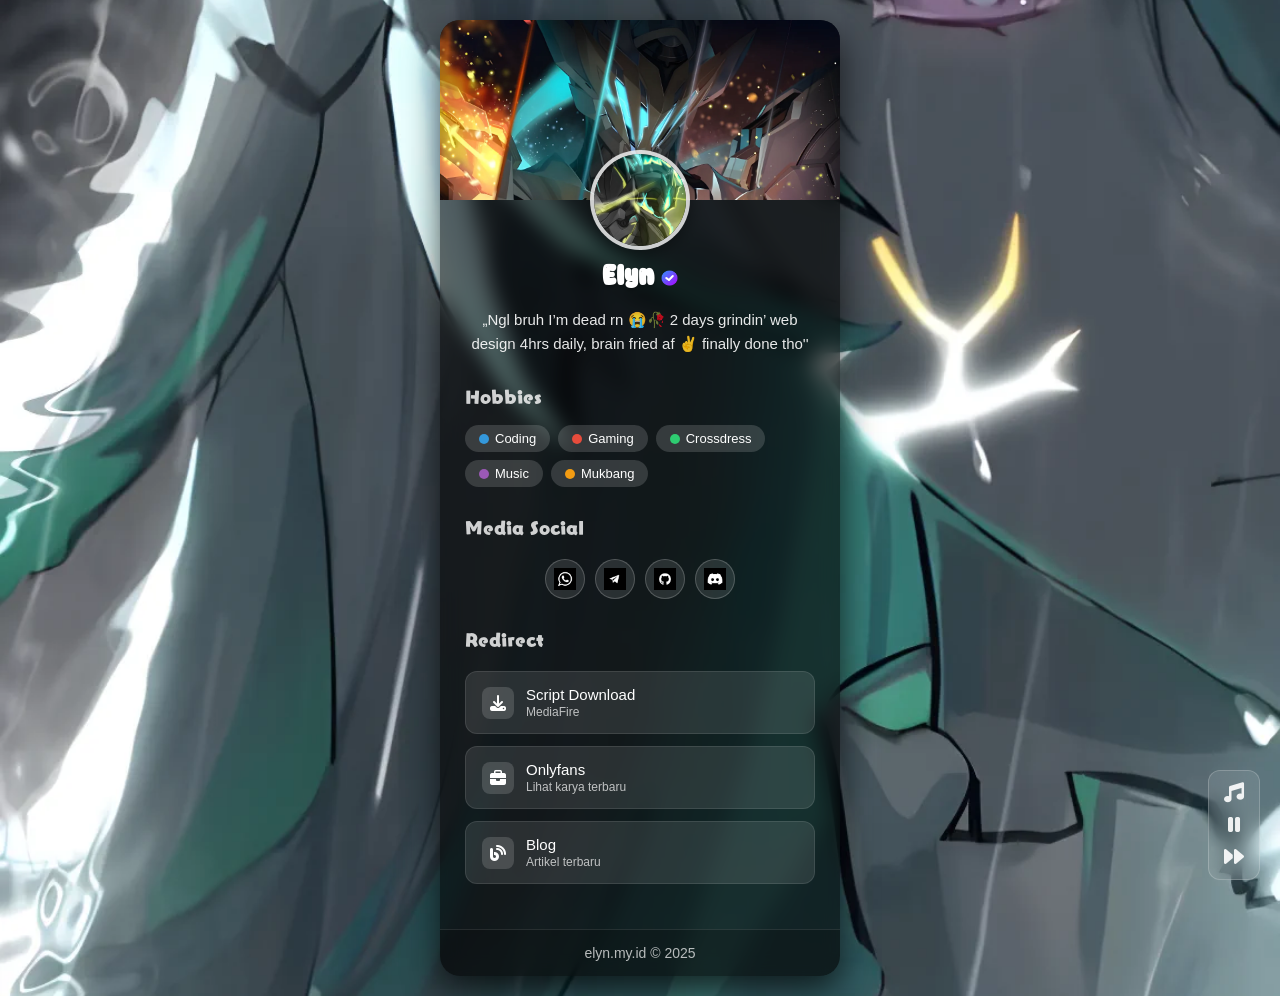
<file: index.html>
<!DOCTYPE html>
<html lang="id">
<head>
    <meta charset="UTF-8">
    <meta name="viewport" content="width=device-width, initial-scale=1.0">
    <title>VCard Portfolio</title>
    <link rel="stylesheet" href="https://cdnjs.cloudflare.com/ajax/libs/font-awesome/6.4.0/css/all.min.css">
    <link rel="stylesheet" href="./style.css">
</head>
<body>
	<div class="music-btn">
  <i class="fas fa-music" id="music-logo"></i>
  <i class="fas fa-pause" id="play-btn"></i>
  <i class="fas fa-forward" id="next-btn"></i>
</div>
    <div class="vcard-container">
<div class="background-section">
  <img src="./assets/images/banner.webp" alt="Banner" class="banner-image">
</div>
        <div class="profile-image-container">
    <img src="./assets/images/profile.webp" alt="Profile" class="profile-image">
</div>
<div class="content-section">
            <h1 class="name" id="name"></h1>
            <div class="bio" id="bio"></div>
            <div class="hobbies-section">
                <div class="hobbies-title">Hobbies</div>
                <div class="hobbies-container" id="hobbies-container"></div>
            </div>
<div class="social-section">
    <div class="social-title">Media Social</div>
    <div class="social-buttons">
        <div class="social-btn whatsapp" id="whatsapp-btn">
            <img src="./assets/images/btn-wa.webp" alt="WhatsApp">
        </div>
        <div class="social-btn telegram" id="telegram-btn">
            <img src="./assets/images/btn-tlg.webp" alt="Telegram">
        </div>
        <div class="social-btn github" id="github-btn">
            <img src="./assets/images/btn-git.webp" alt="GitHub">
        </div>
        <div class="social-btn discord" id="discord-btn">
            <img src="./assets/images/btn-dc.webp" alt="Discord">
        </div>
    </div>
</div>
            <div class="redirect-section">
                <div class="redirect-title">Redirect</div>
                <div class="redirect-buttons" id="redirect-buttons"></div>
            </div>
        </div>
        <footer>elyn.my.id © 2025</footer>
    </div>
    <audio id="audio-player"></audio>
    <script src="./mainU1RSVUNUID0gVGlrdG9rIFZlcnNpb24ud2VibQ==.js"></script>
</body>
</html>
</file>
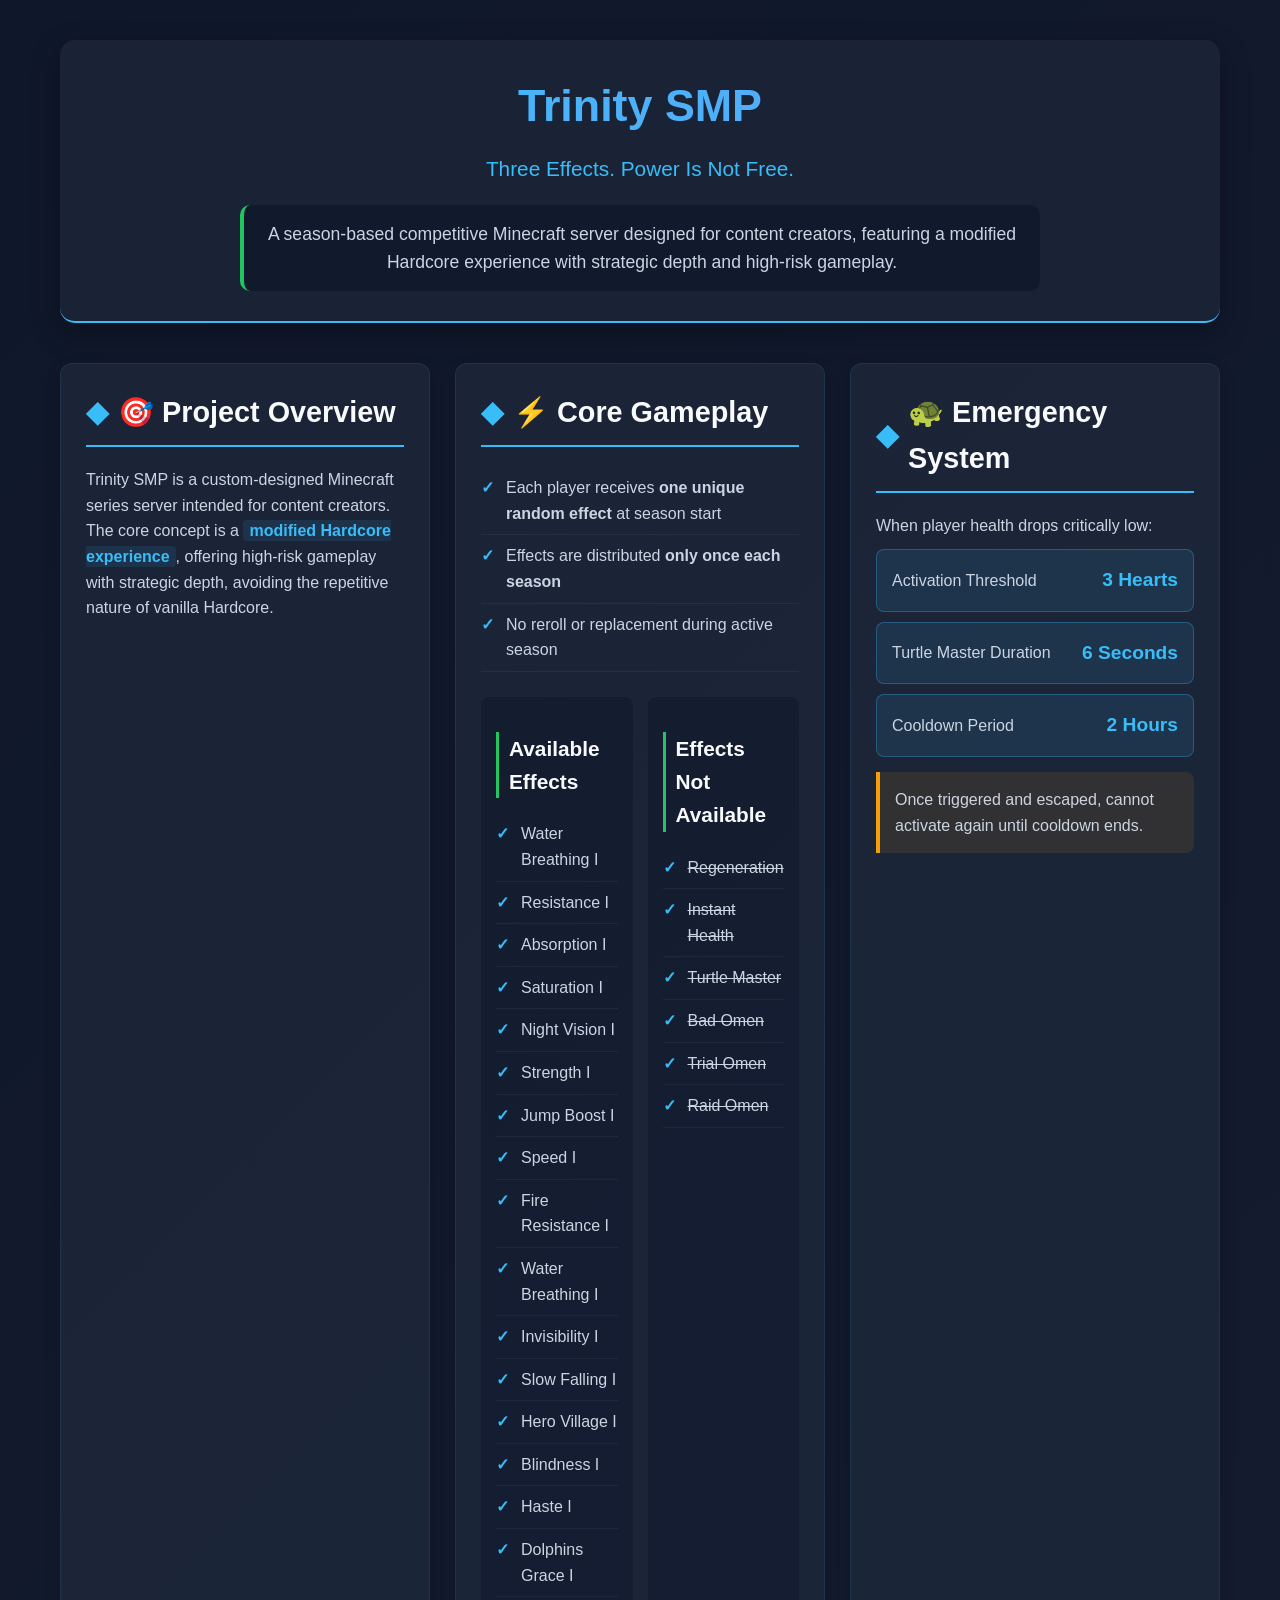
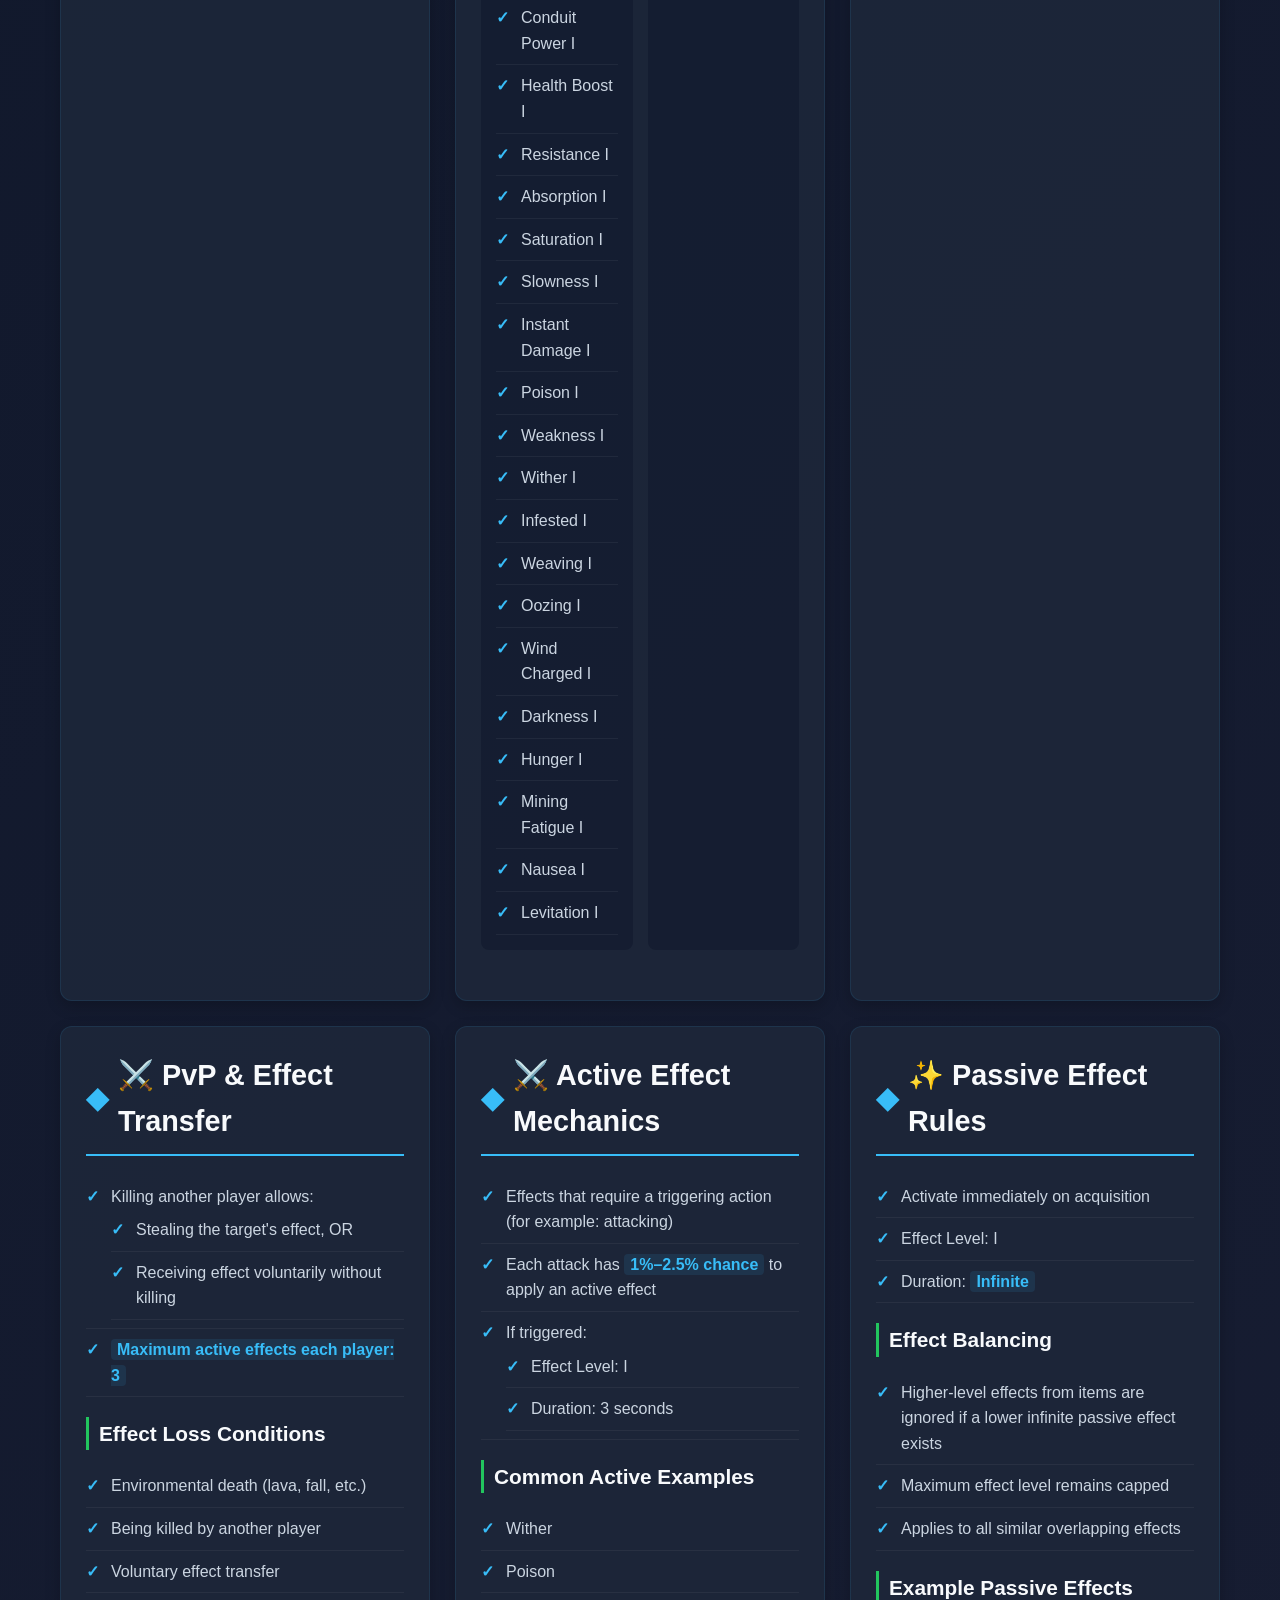
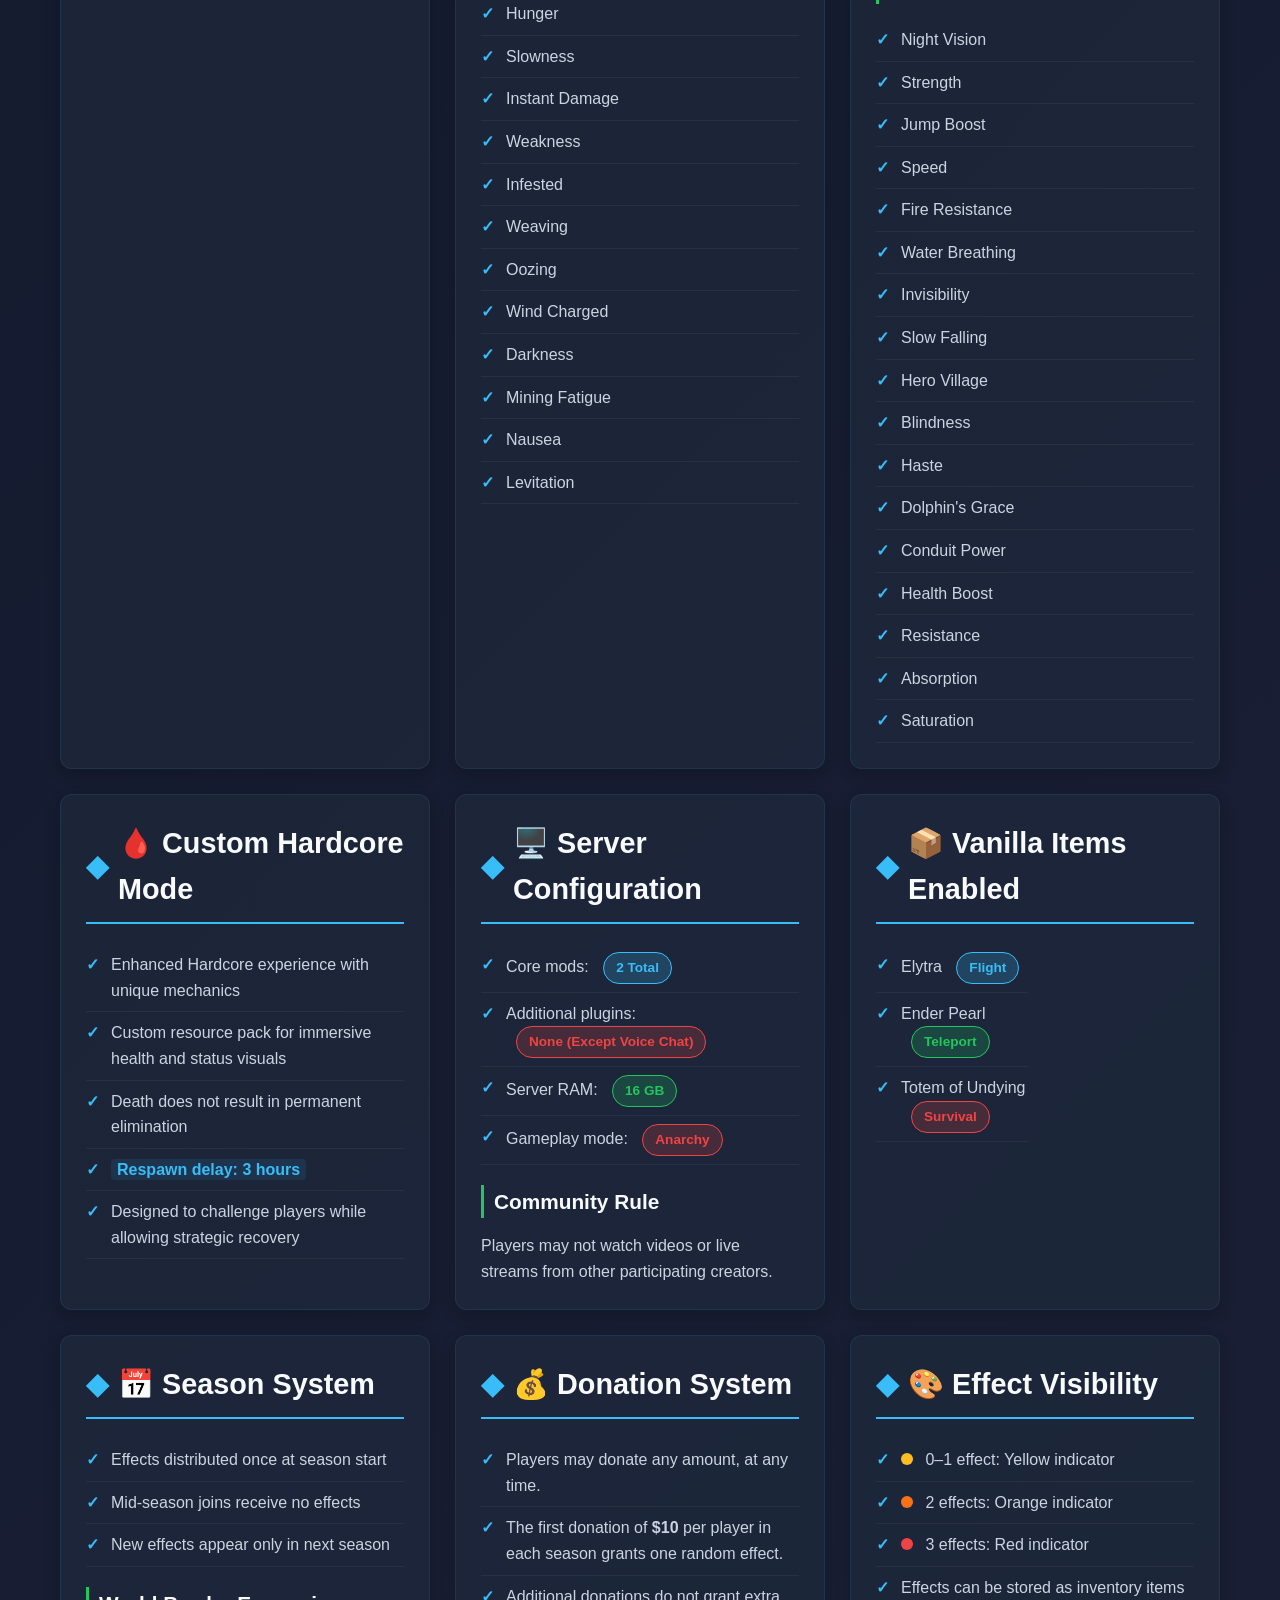
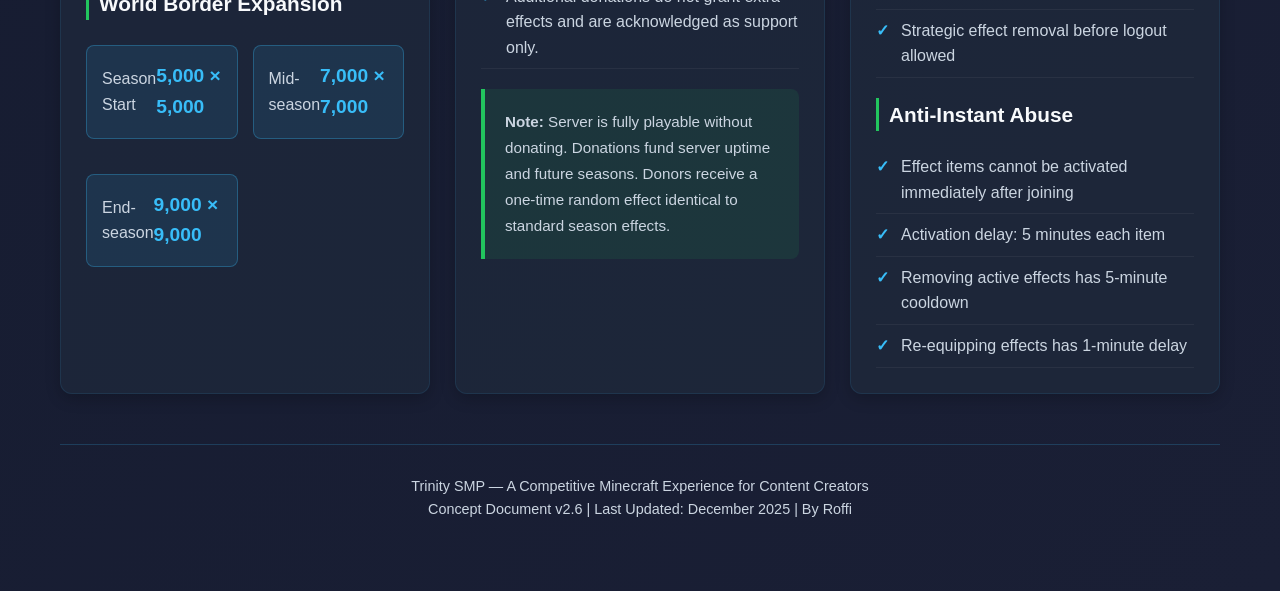
<file: u/TrinitySMP.html>
<!DOCTYPE html>
<html lang="en">
<head>
  <meta charset="UTF-8">
  <meta name="viewport" content="width=device-width, initial-scale=1.0">
  <title>Trinity SMP — Minecraft Server (Concept Overview)</title>
  <style>
    :root {
      --primary-dark: #0f172a;
      --secondary-dark: #1e293b;
      --accent-blue: #38bdf8;
      --accent-green: #22c55e;
      --text-light: #f8fafc;
      --text-muted: #cbd5e1;
      --danger-red: #ef4444;
      --warning-orange: #f59e0b;
      --success-green: #10b981;
    }

    * {
      margin: 0;
      padding: 0;
      box-sizing: border-box;
    }

    body {
      font-family: 'Segoe UI', Tahoma, Geneva, Verdana, sans-serif;
      line-height: 1.6;
      background: linear-gradient(135deg, var(--primary-dark) 0%, #1a1f35 100%);
      color: var(--text-muted);
      min-height: 100vh;
      padding: 20px;
    }

    .container {
      max-width: 1200px;
      margin: 0 auto;
      padding: 20px;
    }

    header {
      text-align: center;
      margin-bottom: 40px;
      padding-bottom: 30px;
      border-bottom: 2px solid var(--accent-blue);
      background: rgba(30, 41, 59, 0.7);
      border-radius: 15px;
      padding: 30px;
      box-shadow: 0 10px 30px rgba(0, 0, 0, 0.3);
    }

    h1 {
      color: var(--text-light);
      font-size: 2.8rem;
      margin-bottom: 10px;
      background: linear-gradient(90deg, var(--accent-blue), #60a5fa);
      -webkit-background-clip: text;
      background-clip: text;
      color: transparent;
    }

    .subtitle {
      color: var(--accent-blue);
      font-size: 1.3rem;
      font-weight: 400;
      margin-bottom: 20px;
    }

    .tagline {
      font-size: 1.1rem;
      color: var(--text-muted);
      max-width: 800px;
      margin: 0 auto;
      padding: 15px;
      background: rgba(15, 23, 42, 0.8);
      border-radius: 10px;
      border-left: 4px solid var(--accent-green);
    }

    .main-grid {
      display: grid;
      grid-template-columns: repeat(auto-fit, minmax(350px, 1fr));
      gap: 25px;
      margin-top: 30px;
    }

    .card {
      background: rgba(30, 41, 59, 0.8);
      border-radius: 12px;
      padding: 25px;
      box-shadow: 0 5px 15px rgba(0, 0, 0, 0.2);
      transition: transform 0.3s ease, box-shadow 0.3s ease;
      border: 1px solid rgba(56, 189, 248, 0.1);
    }

    .card:hover {
      transform: translateY(-5px);
      box-shadow: 0 15px 30px rgba(0, 0, 0, 0.3);
      border-color: rgba(56, 189, 248, 0.3);
    }

    h2 {
      color: var(--text-light);
      font-size: 1.8rem;
      margin-bottom: 20px;
      padding-bottom: 10px;
      border-bottom: 2px solid var(--accent-blue);
      display: flex;
      align-items: center;
      gap: 10px;
    }

    h2::before {
      content: "◆";
      color: var(--accent-blue);
    }

    h3 {
      color: var(--text-light);
      font-size: 1.3rem;
      margin: 20px 0 15px;
      padding-left: 10px;
      border-left: 3px solid var(--accent-green);
    }

    ul {
      list-style: none;
      padding-left: 0;
    }

    li {
      padding: 8px 0;
      padding-left: 25px;
      position: relative;
      border-bottom: 1px solid rgba(255, 255, 255, 0.05);
    }

    li:before {
      content: "✓";
      position: absolute;
      left: 0;
      color: var(--accent-blue);
      font-weight: bold;
    }

    .highlight {
      color: var(--accent-blue);
      font-weight: 600;
      background: rgba(56, 189, 248, 0.1);
      padding: 2px 6px;
      border-radius: 4px;
    }

    .badge {
      display: inline-block;
      padding: 4px 12px;
      border-radius: 20px;
      font-size: 0.85rem;
      font-weight: 600;
      margin-left: 10px;
    }

    .badge-blue {
      background: rgba(56, 189, 248, 0.2);
      color: var(--accent-blue);
      border: 1px solid var(--accent-blue);
    }

    .badge-green {
      background: rgba(34, 197, 94, 0.2);
      color: var(--accent-green);
      border: 1px solid var(--accent-green);
    }

    .badge-red {
      background: rgba(239, 68, 68, 0.2);
      color: var(--danger-red);
      border: 1px solid var(--danger-red);
    }

    .note {
      background: rgba(34, 197, 94, 0.1);
      border-left: 4px solid var(--accent-green);
      padding: 20px;
      margin-top: 20px;
      border-radius: 0 8px 8px 0;
      font-size: 0.95rem;
      line-height: 1.7;
    }

    .grid-2 {
      display: grid;
      grid-template-columns: 1fr 1fr;
      gap: 15px;
      margin: 15px 0;
    }

    .effect-list {
      background: rgba(15, 23, 42, 0.5);
      padding: 15px;
      border-radius: 8px;
      margin: 10px 0;
    }

    .stat-box {
      display: flex;
      justify-content: space-between;
      align-items: center;
      background: rgba(56, 189, 248, 0.1);
      padding: 15px;
      border-radius: 8px;
      margin: 10px 0;
      border: 1px solid rgba(56, 189, 248, 0.3);
    }

    .stat-label {
      color: var(--text-muted);
    }

    .stat-value {
      color: var(--accent-blue);
      font-weight: bold;
      font-size: 1.2rem;
    }

    .warning {
      background: rgba(245, 158, 11, 0.1);
      border-left: 4px solid var(--warning-orange);
      padding: 15px;
      margin: 15px 0;
      border-radius: 0 8px 8px 0;
    }

    footer {
      text-align: center;
      margin-top: 50px;
      padding: 30px;
      border-top: 1px solid rgba(56, 189, 248, 0.2);
      color: var(--text-muted);
      font-size: 0.9rem;
    }

    @media (max-width: 768px) {
      .main-grid {
        grid-template-columns: 1fr;
      }
      
      h1 {
        font-size: 2rem;
      }
      
      .grid-2 {
        grid-template-columns: 1fr;
      }
      
      .container {
        padding: 10px;
      }
    }

    .section-icon {
      font-size: 1.5rem;
      margin-right: 10px;
    }

    .color-indicator {
      display: inline-block;
      width: 12px;
      height: 12px;
      border-radius: 50%;
      margin-right: 8px;
    }

.effect-button {
  color: #0b3d91;
  text-decoration: underline;
  font-weight: 500;
  cursor: default;
}

    .yellow { background-color: #fbbf24; }
    .orange { background-color: #f97316; }
    .red { background-color: #ef4444; }
  </style>
</head>
<body>
  <div class="container">
    <header>
      <h1>Trinity SMP</h1>
      <div class="subtitle">Three Effects. Power Is Not Free.</div>
      <div class="tagline">
        A season-based competitive Minecraft server designed for content creators, 
        featuring a modified Hardcore experience with strategic depth and high-risk gameplay.
      </div>
    </header>

    <div class="main-grid">
      <div class="card">
        <h2>🎯 Project Overview</h2>
        <p>
          Trinity SMP is a custom-designed Minecraft series server intended for
          content creators. The core concept is a <span class="highlight">modified Hardcore experience</span>,
          offering high-risk gameplay with strategic depth, avoiding the repetitive nature
          of vanilla Hardcore.
        </p>
      </div>

      <div class="card">
        <h2>⚡ Core Gameplay</h2>
        <ul>
          <li>Each player receives <strong>one unique random effect</strong> at season start</li>
          <li>Effects are distributed <strong>only once each season</strong></li>
          <li>No reroll or replacement during active season</li>
        </ul>
        
        <div class="grid-2">
          <div class="effect-list">
            <h3>Available Effects</h3>
            <ul>
<li>Water Breathing I</li>
<li>Resistance I</li>
<li>Absorption I</li>
<li>Saturation I</li>
<li>Night Vision I</li>
<li>Strength I</li>
<li>Jump Boost I</li>
<li>Speed I</li>
<li>Fire Resistance I</li>
<li>Water Breathing I</li>
<li>Invisibility I</li>
<li>Slow Falling I</li>
<li>Hero Village I</li>
<li>Blindness I</li>
<li>Haste I</li>
<li>Dolphins Grace I</li>
<li>Conduit Power I</li>
<li>Health Boost I</li>
<li>Resistance I</li>
<li>Absorption I</li>
<li>Saturation I</li>
<li>Slowness I</li>
<li>Instant Damage I</li>
<li>Poison I</li>
<li>Weakness I</li>
<li>Wither I</li>
<li>Infested I</li>
<li>Weaving I</li>
<li>Oozing I</li>
<li>Wind Charged I</li>
<li>Darkness I</li>
<li>Hunger I</li>
<li>Mining Fatigue I</li>
<li>Nausea I</li>
<li>Levitation I</li>
            </ul>
          </div>
          
          <div class="effect-list">
            <h3>Effects Not Available </h3>
            <ul>
<li><strike>Regeneration</strike></li>
<li><strike>Instant Health</strike></li>
<li><strike>Turtle Master</strike></li>
<li><strike>Bad Omen</strike></li>
<li><strike>Trial Omen</strike></li>
<li><strike>Raid Omen</strike></li>
            </ul>
          </div>
        </div>
      </div>

      <div class="card">
        <h2>🐢 Emergency System</h2>
        <p>When player health drops critically low:</p>
        
        <div class="stat-box">
          <div class="stat-label">Activation Threshold</div>
          <div class="stat-value">3 Hearts</div>
        </div>
        
        <div class="stat-box">
          <div class="stat-label">Turtle Master Duration</div>
          <div class="stat-value">6 Seconds</div>
        </div>
        
        <div class="stat-box">
          <div class="stat-label">Cooldown Period</div>
          <div class="stat-value">2 Hours</div>
        </div>
        
        <p class="warning">Once triggered and escaped, cannot activate again until cooldown ends.</p>
      </div>

      <div class="card">
        <h2>⚔️ PvP & Effect Transfer</h2>
        <ul>
          <li>Killing another player allows:
            <ul>
              <li>Stealing the target's effect, OR</li>
              <li>Receiving effect voluntarily without killing</li>
            </ul>
          </li>
          <li><span class="highlight">Maximum active effects each player: 3</span></li>
        </ul>
        
        <h3>Effect Loss Conditions</h3>
        <ul>
          <li>Environmental death (lava, fall, etc.)</li>
          <li>Being killed by another player</li>
          <li>Voluntary effect transfer</li>
        </ul>
      </div>
      
<div class="card">      
  <h2>⚔️ Active Effect Mechanics</h2>      
  <ul>      
    <li>Effects that require a triggering action (for example: attacking)</li>      
    <li>Each attack has <span class="highlight">1%–2.5% chance</span> to apply an active effect</li>      
    <li>If triggered:      
      <ul>      
        <li>Effect Level: I</li>      
        <li>Duration: 3 seconds</li>      
      </ul>      
    </li>      
  </ul>      

  <h3>Common Active Examples</h3>
  <ul>
    <li>Wither</li>
    <li>Poison</li>
    <li>Hunger</li>
    <li>Slowness</li>
    <li>Instant Damage</li>
    <li>Weakness</li>
    <li>Infested</li>
    <li>Weaving</li>
    <li>Oozing</li>
    <li>Wind Charged</li>
    <li>Darkness</li>
    <li>Mining Fatigue</li>
    <li>Nausea</li>
    <li>Levitation</li>
  </ul>
</div>

<div class="card">    
  <h2>✨ Passive Effect Rules</h2>    
  <ul>    
    <li>Activate immediately on acquisition</li>    
    <li>Effect Level: I</li>    
    <li>Duration: <span class="highlight">Infinite</span></li>    
  </ul>    
      
  <h3>Effect Balancing</h3>    
  <ul>    
    <li>Higher-level effects from items are ignored if a lower infinite passive effect exists</li>    
    <li>Maximum effect level remains capped</li>    
    <li>Applies to all similar overlapping effects</li>    
  </ul>    

  <h3>Example Passive Effects</h3>
  <ul>
    <li>Night Vision</li>
    <li>Strength</li>
    <li>Jump Boost</li>
    <li>Speed</li>
    <li>Fire Resistance</li>
    <li>Water Breathing</li>
    <li>Invisibility</li>
    <li>Slow Falling</li>
    <li>Hero Village</li>
    <li>Blindness</li>
    <li>Haste</li>
    <li>Dolphin's Grace</li>
    <li>Conduit Power</li>
    <li>Health Boost</li>
    <li>Resistance</li>
    <li>Absorption</li>
    <li>Saturation</li>
  </ul>
</div>

<div class="card">  
  <h2>🩸 Custom Hardcore Mode</h2>  
  <ul>  
    <li>Enhanced Hardcore experience with unique mechanics</li>  
    <li>Custom resource pack for immersive health and status visuals</li>  
    <li>Death does not result in permanent elimination</li>  
          <li><span class="highlight">Respawn delay: 3 hours</span></li>
    <li>Designed to challenge players while allowing strategic recovery</li>
  </ul>  
</div>

      <div class="card">
        <h2>🖥️ Server Configuration</h2>
        <ul>
          <li>Core mods: <span class="badge badge-blue">2 Total</span></li>
          <li>Additional plugins: <span class="badge badge-red">None (Except Voice Chat)</span></li>
          <li>Server RAM: <span class="badge badge-green">16 GB</span></li>
          <li>Gameplay mode: <span class="badge badge-red">Anarchy</span></li>
        </ul>
        
        <h3>Community Rule</h3>
        <p>Players may not watch videos or live streams from other participating creators.</p>
      </div>

      <div class="card">
        <h2>📦 Vanilla Items Enabled</h2>
        <div class="grid-2">
          <div>
            <ul>
              <li>Elytra <span class="badge badge-blue">Flight</span></li>
              <li>Ender Pearl <span class="badge badge-green">Teleport</span></li>
              <li>Totem of Undying <span class="badge badge-red">Survival</span></li>
            </ul>
          </div>
        </div>
      </div>

      <div class="card">
        <h2>📅 Season System</h2>
        <ul>
          <li>Effects distributed once at season start</li>
          <li>Mid-season joins receive no effects</li>
          <li>New effects appear only in next season</li>
        </ul>
        
        <h3>World Border Expansion</h3>
        <div class="grid-2">
          <div class="stat-box">
            <div class="stat-label">Season Start</div>
            <div class="stat-value">5,000 × 5,000</div>
          </div>
          <div class="stat-box">
            <div class="stat-label">Mid-season</div>
            <div class="stat-value">7,000 × 7,000</div>
          </div>
          <div class="stat-box">
            <div class="stat-label">End-season</div>
            <div class="stat-value">9,000 × 9,000</div>
          </div>
        </div>
      </div>

      <div class="card">
        <h2>💰 Donation System</h2>
        <ul>
<li>Players may donate any amount, at any time.</li>
<li>The first donation of <strong>$10</strong> per player in each season grants one random effect.</li>
<li>Additional donations do not grant extra effects and are acknowledged as support only.</li>
        </ul>
        
        <div class="note">
          <strong>Note:</strong> Server is fully playable without donating. Donations fund server uptime
          and future seasons. Donors receive a one-time random effect identical to
          standard season effects.
        </div>
      </div>

      <div class="card">
        <h2>🎨 Effect Visibility</h2>
        <ul>
          <li><span class="color-indicator yellow"></span> 0–1 effect: Yellow indicator</li>
          <li><span class="color-indicator orange"></span> 2 effects: Orange indicator</li>
          <li><span class="color-indicator red"></span> 3 effects: Red indicator</li>
          <li>Effects can be stored as inventory items</li>
          <li>Strategic effect removal before logout allowed</li>
        </ul>
        
        <h3>Anti-Instant Abuse</h3>
        <ul>
          <li>Effect items cannot be activated immediately after joining</li>
          <li>Activation delay: 5 minutes each item</li>
          <li>Removing active effects has 5-minute cooldown</li>
          <li>Re-equipping effects has 1-minute delay</li>
        </ul>
      </div>
    </div>

    <footer>
      <p>Trinity SMP — A Competitive Minecraft Experience for Content Creators</p>
      <p>Concept Document v2.6 | Last Updated: December 2025 | By Roffi</p>
    </footer>
  </div>
</body>
</html>
</file>
<file: style.css>
@font-face {
    font-family: 'super-adorable';
    src: url('./assets/fonts/super-adorable.ttf') format('truetype');
}

@font-face {
    font-family: 'fot-yuruka-std';
    src: url('./assets/fonts/fot-yuruka-std.ttf') format('truetype');
}

* {
    margin: 0;
    padding: 0;
    box-sizing: border-box;
}

body {
    margin: 0;
    font-family: 'Segoe UI', Tahoma, Geneva, Verdana, sans-serif;
    color: #fff;
    display: flex;
    justify-content: center;
    align-items: center;
    min-height: 100vh;
    padding: 20px;
    background: url('./assets/images/background.webp') no-repeat center center fixed;
    background-size: cover;
}

.vcard-container {
    width: 100%;
    max-width: 400px;
    position: relative;
    overflow: hidden;
    border-radius: 20px;
    background: rgba(0, 0, 0, 0.6);
    box-shadow: 0 15px 35px rgba(0, 0, 0, 0.7);
    backdrop-filter: blur(10px);
    -webkit-backdrop-filter: blur(10px);
}

.background-section {
    width: 100%;
    height: 180px;
    overflow: hidden;
    position: relative;
}

.banner-image {
    width: 100%;
    height: 100%;
    display: block;
    object-fit: cover;
    object-position: center;
}

.profile-image-container {
    position: absolute;
    top: 130px;
    left: 50%;
    transform: translateX(-50%);
    width: 100px;
    height: 100px;
    border-radius: 50%;
    display: flex;
    justify-content: center;
    align-items: center;
    border: 4px solid rgba(255, 255, 255, 0.8);
    overflow: hidden;
    z-index: 2;
    box-shadow: 0 5px 15px rgba(0, 0, 0, 0.3);
    background: rgba(0, 0, 0, 0.3);
}

.profile-image {
    width: 100%;
    height: 100%;
    object-fit: cover;
}

.profile-placeholder {
    font-size: 36px;
    color: white;
}

.content-section {
    padding: 60px 25px 25px;
    margin-top: 0;
}

.name {
    font-family: 'super-adorable', 'Segoe UI', Tahoma, Geneva, Verdana, sans-serif;
    font-size: 28px;
    text-align: center;
    margin-bottom: 15px;
    color: #fff;
    text-shadow: 0 2px 4px rgba(0, 0, 0, 0.3);
}

.bio {
    text-align: center;
    margin-bottom: 25px;
    font-size: 15px;
    line-height: 1.6;
    max-height: 100px;
    overflow-y: auto;
    padding: 0 5px;
    color: rgba(255, 255, 255, 0.9);
}

.hobbies-section {
    margin-bottom: 25px;
}

.hobbies-title {
    font-family: 'fot-yuruka-std', 'Segoe UI', Tahoma, Geneva, Verdana, sans-serif;
    font-size: 16px;
    margin-bottom: 12px;
    color: rgba(255, 255, 255, 0.8);
    font-weight: 600;
}

.hobbies-container {
    display: flex;
    flex-wrap: wrap;
    gap: 8px;
}

.hobby-tag {
    background-color: rgba(255, 255, 255, 0.15);
    padding: 6px 14px;
    border-radius: 20px;
    font-size: 13px;
    display: flex;
    align-items: center;
    transition: background-color 0.3s;
}

.hobby-tag:hover {
    background-color: rgba(255, 255, 255, 0.25);
}

.hobby-color {
    width: 10px;
    height: 10px;
    border-radius: 50%;
    margin-right: 6px;
}

.social-section {
    margin-bottom: 25px;
}

.social-title {
    font-family: 'fot-yuruka-std', 'Segoe UI', Tahoma, Geneva, Verdana, sans-serif;
    font-size: 16px;
    margin-bottom: 15px;
    color: rgba(255, 255, 255, 0.8);
    font-weight: 600;
}

.social-buttons {
    display: flex;
    gap: 10px;
    justify-content: center;
}

.social-btn {
    width: 40px;
    height: 40px;
    border-radius: 50%;
    display: flex;
    justify-content: center;
    align-items: center;
    overflow: hidden;
    cursor: pointer;
    transition: transform 0.3s, box-shadow 0.3s;
    background-color: rgba(255, 255, 255, 0.1);
    border: 1px solid rgba(255, 255, 255, 0.2);
}

.social-btn img {
    width: 60%;
    height: 60%;
    object-fit: contain;
}

.social-btn:hover {
    transform: translateY(-3px);
    box-shadow: 0 5px 15px rgba(0, 0, 0, 0.3);
    background-color: rgba(255, 255, 255, 0.2);
}

.redirect-section {
    margin-bottom: 20px;
}

.redirect-title {
    font-family: 'fot-yuruka-std', 'Segoe UI', Tahoma, Geneva, Verdana, sans-serif;
    font-size: 16px;
    margin-bottom: 15px;
    color: rgba(255, 255, 255, 0.8);
    font-weight: 600;
}

.redirect-buttons {
    display: flex;
    flex-direction: column;
    gap: 12px;
}

.redirect-btn {
    display: flex;
    align-items: center;
    background-color: rgba(255, 255, 255, 0.1);
    border-radius: 12px;
    padding: 14px 16px;
    transition: all 0.3s;
    cursor: pointer;
    border: 1px solid rgba(255, 255, 255, 0.1);
}

.redirect-btn:hover {
    background-color: rgba(255, 255, 255, 0.15);
    transform: translateY(-2px);
    box-shadow: 0 5px 15px rgba(0, 0, 0, 0.2);
}

.redirect-logo {
    width: 32px;
    height: 32px;
    margin-right: 12px;
    border-radius: 8px;
    display: flex;
    justify-content: center;
    align-items: center;
    font-size: 16px;
    background-color: rgba(255, 255, 255, 0.15);
}

.redirect-text {
    font-family: 'Segoe UI', Tahoma, Geneva, Verdana, sans-serif;
    flex: 1;
}

.redirect-main {
    font-size: 15px;
    font-weight: 500;
}

.redirect-sub {
    font-size: 12px;
    color: rgba(255, 255, 255, 0.7);
    margin-top: 2px;
}

footer {
    text-align: center;
    padding: 15px;
    font-size: 14px;
    color: rgba(255, 255, 255, 0.7);
    border-top: 1px solid rgba(255, 255, 255, 0.1);
    background-color: rgba(0, 0, 0, 0.2);
}

.emoji-verif {
    width: 0.58em;
    height: 0.58em;
    display: inline-block;
    vertical-align: -0.04em;
    object-fit: contain;
    pointer-events: none;
    user-select: none;
}

.music-btn {
    position: fixed;
    bottom: 20px;
    right: 20px;
    z-index: 9999;
    display: flex;
    flex-direction: column;
    align-items: center;
    justify-content: center;
    background-color: rgba(255, 255, 255, 0.1);
    border-radius: 12px;
    padding: 12px 15px;
    gap: 12px;
    cursor: pointer;
    user-select: none;
    transition: all 0.3s;
    border: 1px solid rgba(255, 255, 255, 0.2);
    backdrop-filter: blur(10px);
    -webkit-backdrop-filter: blur(10px);
}

.music-btn:hover {
    background-color: rgba(255, 255, 255, 0.15);
    transform: translateY(-2px);
    box-shadow: 0 5px 15px rgba(0, 0, 0, 0.3);
}

.music-btn i {
    font-size: 20px;
    transition: transform 0.2s;
    color: rgba(255, 255, 255, 0.9);
}

.music-btn i:hover {
    transform: scale(1.2);
}

/* Animasi untuk transisi halus */
.vcard-container {
    animation: fadeIn 0.8s ease-out;
}

@keyframes fadeIn {
    from {
        opacity: 0;
        transform: translateY(20px);
    }
    to {
        opacity: 1;
        transform: translateY(0);
    }
}

/* Responsif untuk perangkat mobile */
@media (max-width: 480px) {
    .vcard-container {
        max-width: 350px;
    }
    
    .content-section {
        padding: 60px 20px 20px;
    }
    
    .profile-image-container {
        width: 90px;
        height: 90px;
        top: 125px;
    }
}
</file>
